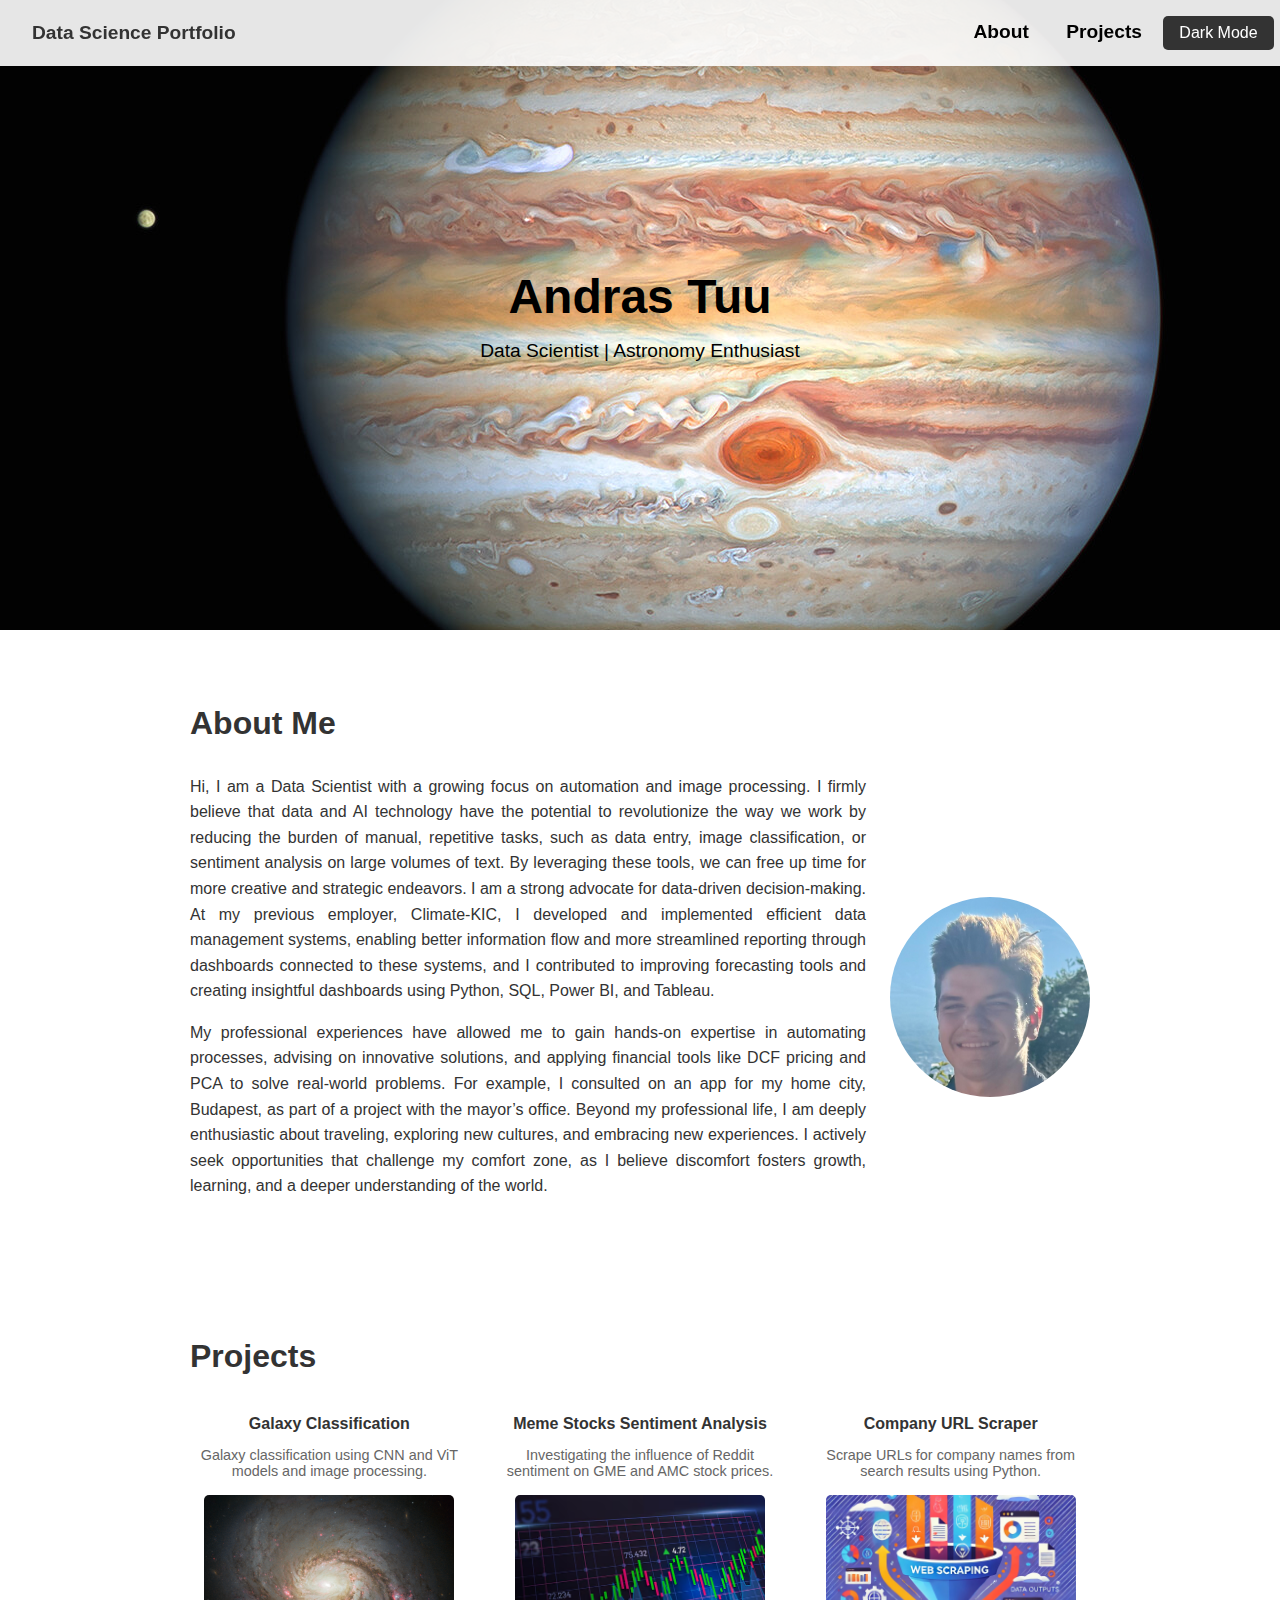
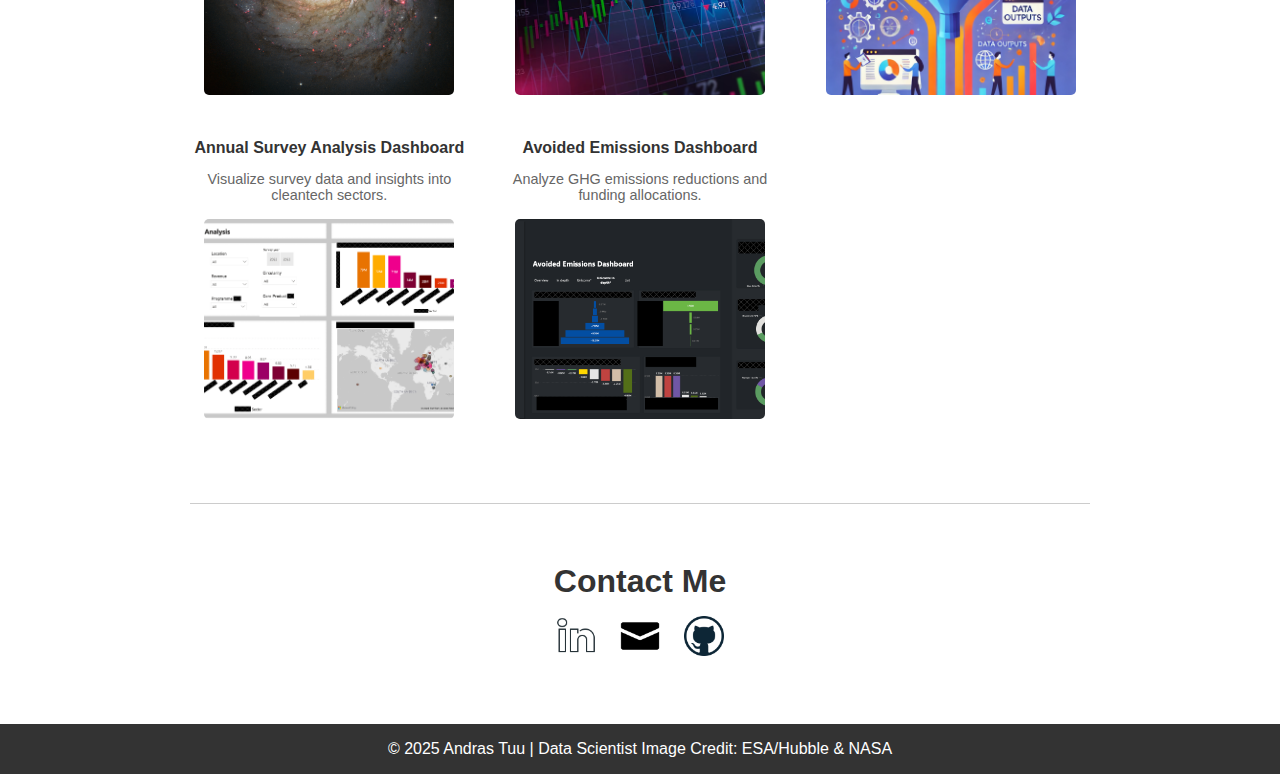
<file: index.html>
<!DOCTYPE html>
<html lang="en">

<head>
    <meta charset="UTF-8">
    <meta name="viewport" content="width=device-width, initial-scale=1.0">
    <title>Portfolio</title>
    <style>
        body {
            margin: 0;
            font-family: Arial, sans-serif;
            color: #333;
            background: #fff;
        }
        .contact-links img {
        filter: invert(0); /* Default for light mode */
        transition: filter 0.3s; /* Smooth transition */
        }

        body.dark .contact-links img {
            filter: invert(1); /* Inverts colors for dark mode */
        }

        nav {
            position: fixed;
            top: 0;
            width: 97%;
            background: rgba(255, 255, 255, 0.9);
            padding: 1rem 2rem;
            display: flex;
            justify-content: space-between;
            align-items: center;
            z-index: 1000;
        }

        nav div {
            font-weight: bold;
            font-size: 1.2rem;
        }

        nav a {
            text-decoration: none;
            margin: 0 1rem;
            color: black;
            font-weight: bold;
        }

        nav a:hover {
            color: #007BFF;
        }

        .toggle-btn {
            padding: 0.5rem 1rem;
            border: none;
            background: #333;
            color: #fff;
            border-radius: 5px;
            cursor: pointer;
            font-size: 1rem;
            margin-left: auto; /* Ensure it aligns properly */
        }


        .landing {
            display: flex;
            flex-direction: column;
            justify-content: center;
            align-items: center;
            height: 70vh;
            background: #f4f4f4; /* Default fallback */
            color: black;
            text-align: center;
        }

        .landing h1 {
            font-size: 3rem;
            margin: 0.5rem 0;
        }

        .landing p {
            font-size: 1.2rem;
            margin: 0.5rem 0;
        }

        #about {
            display: flex;
            flex-direction: row;
            align-items: center;
            max-width: 900px;
            margin: 3rem auto;
            text-align: left;
        }

        #about .about-content {
            display: flex;
            flex-direction: column;
            max-width: 700px;
        }

        #about h2 {
            margin-bottom: 1rem;
            font-size: 2rem;
            text-align: left;
        }

        #about img {
            width: 200px;
            height: 200px;
            border-radius: 50%;
            margin-left: 1.5rem;
            object-fit: cover;
            flex-shrink: 0;
            align-self: center;
            transform: translateY(25%);
        }

        #about .about-text {
            line-height: 1.6;
            text-align: justify;
            font-weight: normal; /* Make all text normal weight */
        }

        #about .about-text b {
            font-weight: bold; /* Keep only specific titles bold */
        }

        #projects {
            max-width: 900px;
            margin: 0 auto;
            padding: 3rem 0;
            text-align: left;
        }

        #projects h2 {
            margin-bottom: 2rem;
            font-size: 2rem;
            text-align: left;
        }

        .portfolio-tiles {
            display: grid;
            grid-template-columns: repeat(auto-fit, minmax(250px, 1fr));
            gap: 2rem;
            justify-content: center;
        }

        .tile {
            text-align: center;
            transition: transform 0.3s, box-shadow 0.3s;
            text-decoration: none;
        }

        .tile:hover {
            transform: scale(1.05);
            box-shadow: 0 8px 15px rgba(0, 0, 0, 0.2);
        }

        .tile h3 {
            margin: 0.5rem 0 0.2rem;
            font-size: 1rem;
            color: #333;
            text-decoration: none;
        }

        .tile p {
            font-size: 0.9rem;
            color: #666;
            margin-bottom: 1rem;
        }

        .tile img {
            width: 250px; /* Set your desired width */
            height: 200px; /* Set your desired height */
            object-fit: cover; /* Ensures the images maintain aspect ratio within the defined dimensions */
            border-radius: 5px; /* Optional: keeps the rounded corners */
        }

        #contact {
            max-width: 900px;
            margin: 2rem auto;
            text-align: center;
            padding: 2rem 0;
            border-top: 1px solid #ccc;
        }

        #contact h2 {
            font-size: 2rem;
            margin-bottom: 1rem;
            text-align: center;
        }

        .contact-links {
            display: flex;
            justify-content: center;
            gap: 1.5rem;
            margin-top: 1rem;
        }

        .contact-links a {
            display: inline-block;
        }

        .contact-icon {
            width: 40px;
            height: 40px;
            transition: transform 0.3s;
        }

        .contact-icon:hover {
            transform: scale(1.2);
        }

        footer {
            background: #333;
            color: white;
            text-align: center;
            padding: 1rem;
            margin-top: 2rem;
        }

        body.dark {
            background: #121212;
            color: #f4f4f4;
        }

        body.dark nav {
            background: rgba(50, 50, 50, 0.9);
        }

        body.dark nav a {
            color: #f4f4f4;
        }

        body.dark .toggle-btn {
            background: #fff;
            color: #333;
        }

        body.dark .landing {
            background: #333;
            color: white;
        }

        body.dark #about h2,
        body.dark #about .about-text {
            color: #f4f4f4;
        }

        body.dark .tile h3,
        body.dark .tile p {
            color: #f4f4f4;
        }

        body.dark footer {
            background: #000;
        }
    </style>
</head>

<body>
    <nav>
        <div>Data Science Portfolio</div>
        <div>
            <a href="#about">About</a>
            <a href="#projects">Projects</a>
            <button class="toggle-btn" onclick="toggleTheme()">Dark Mode</button>
        </div>
    </nav>

    <section class="landing">
        <h1>Andras Tuu</h1>
        <p>Data Scientist | Astronomy Enthusiast</p>
    </section>

    <section id="about">
        <div class="about-content">
            <h2>About Me</h2>
            <div class="about-text">
                <p>
                    Hi, I am a Data Scientist with a growing focus on automation and image processing. I firmly believe that data and AI technology have the potential to revolutionize the way we work by reducing the burden of manual, repetitive tasks, such as data entry, image classification, or sentiment analysis on large volumes of text. By leveraging these tools, we can free up time for more creative and strategic endeavors.
                    I am a strong advocate for data-driven decision-making. At my previous employer, Climate-KIC, I developed and implemented efficient data management systems, enabling better information flow and more streamlined reporting through dashboards connected to these systems, and I contributed to improving forecasting tools and creating insightful dashboards using Python, SQL, Power BI, and Tableau.
                <p>
                <p>    
                    My professional experiences have allowed me to gain hands-on expertise in automating processes, advising on innovative solutions, and applying financial tools like DCF pricing and PCA to solve real-world problems. For example, I consulted on an app for my home city, Budapest, as part of a project with the mayor’s office.
                    Beyond my professional life, I am deeply enthusiastic about traveling, exploring new cultures, and embracing new experiences. I actively seek opportunities that challenge my comfort zone, as I believe discomfort fosters growth, learning, and a deeper understanding of the world.
                <p> 
            </div>
        </div>
        <img src="images/profile.png" alt="Profile Picture">
    </section>

    <section id="projects">
        <h2>Projects</h2>
        <div class="portfolio-tiles">
            <a href="masters-thesis.html" class="tile">
                <h3>Galaxy Classification</h3>
                <p>Galaxy classification using CNN and ViT models and image processing.</p>
                <img src="images/galaxy-classification.png" alt="Galaxy Classification Project">
            </a>
            <a href="bachelors-thesis.html" class="tile">
                <h3>Meme Stocks Sentiment Analysis</h3>
                <p>Investigating the influence of Reddit sentiment on GME and AMC stock prices.</p>
                <img src="images/stockmarket.png" alt="Bachelor’s Thesis Project">
            </a>
            <a href="url-scraper.html" class="tile">
                <h3>Company URL Scraper</h3>
                <p>Scrape URLs for company names from search results using Python.</p>
                <img src="images/scraper2.png" alt="Company URL Scraper">
            </a>
            <a href="annualsurvey.html" class="tile">
                <h3>Annual Survey Analysis Dashboard</h3>
                <p>Visualize survey data and insights into cleantech sectors.</p>
                <img src="images/image1.png" alt="Annual Survey Analysis Dashboard">
            </a>
            <a href="avoided-emissions.html" class="tile">
                <h3>Avoided Emissions Dashboard</h3>
                <p>Analyze GHG emissions reductions and funding allocations.</p>
                <img src="images/avoideddb1.png" alt="Avoided Emissions Dashboard">
            </a>
        </div>
    </section>

    <section id="contact">
        <h2>Contact Me</h2>
        <div class="contact-links">
            <a href="https://www.linkedin.com/in/andrás-tűű-99a0b61bb" target="_blank">
                <img src="images/linkedin.png" alt="LinkedIn" class="contact-icon">
            </a>
            <a href="mailto:tuci60@gmail.com">
                <img src="images/email.png" alt="Email" class="contact-icon">
            </a>
            <a href="https://github.com/andrastuu" target="_blank">
                <img src="images/github.png" alt="GitHub" class="contact-icon">
            </a>
        </div>
    </section>

    <footer>
        &copy; 2025 Andras Tuu | Data Scientist
    </a>
        Image Credit: ESA/Hubble & NASA
    </a>
    </footer>

    <script>
        // Random Background Script
        const images = ['images/space1.jpg', 'images/space3.jpg', 'images/space4.jpg'];
        const landing = document.querySelector('.landing');
        const randomImage = images[Math.floor(Math.random() * images.length)];
        landing.style.background = `url('${randomImage}') no-repeat center center/cover`;

        // Dark Mode Toggle Script
        function toggleTheme() {
            document.body.classList.toggle("dark");
            const button = document.querySelector(".toggle-btn");
            button.textContent = document.body.classList.contains("dark")
                ? "Light Mode"
                : "Dark Mode";
        }
    </script>
</body>

</html>
</file>
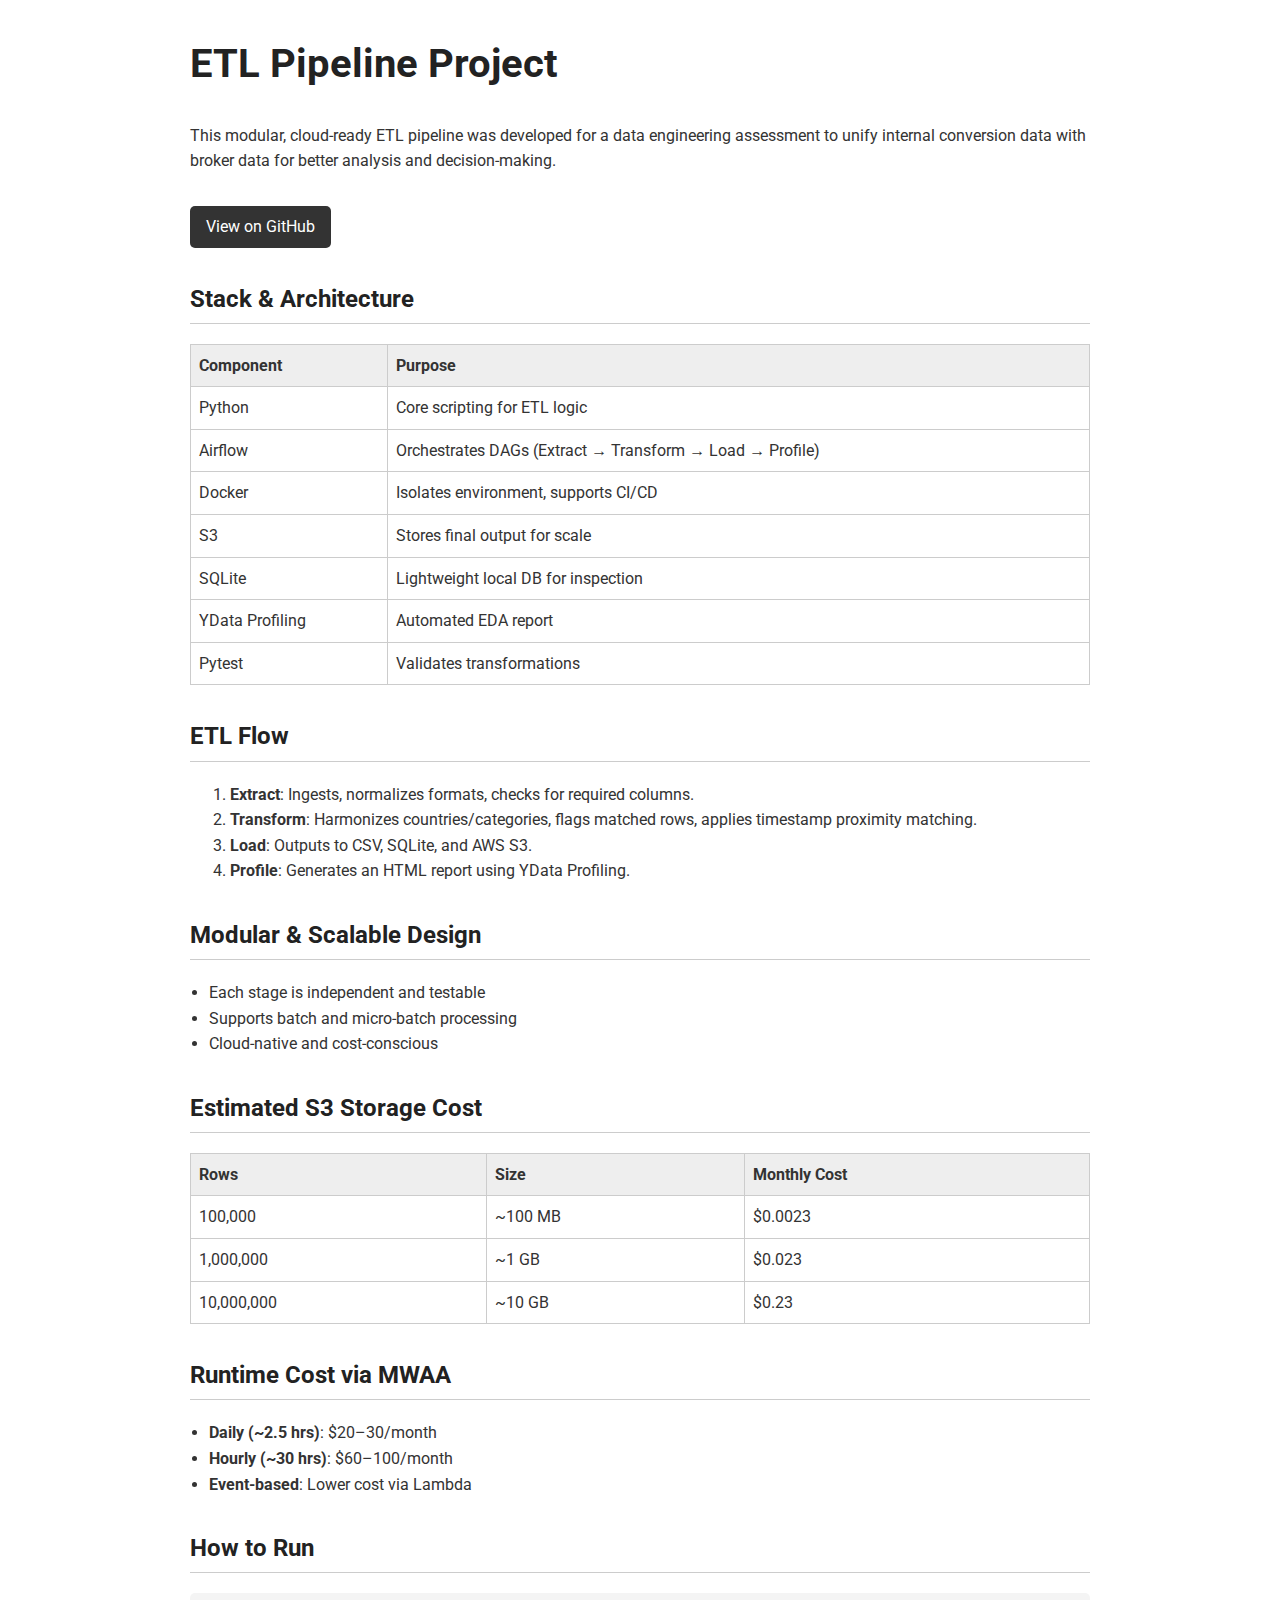
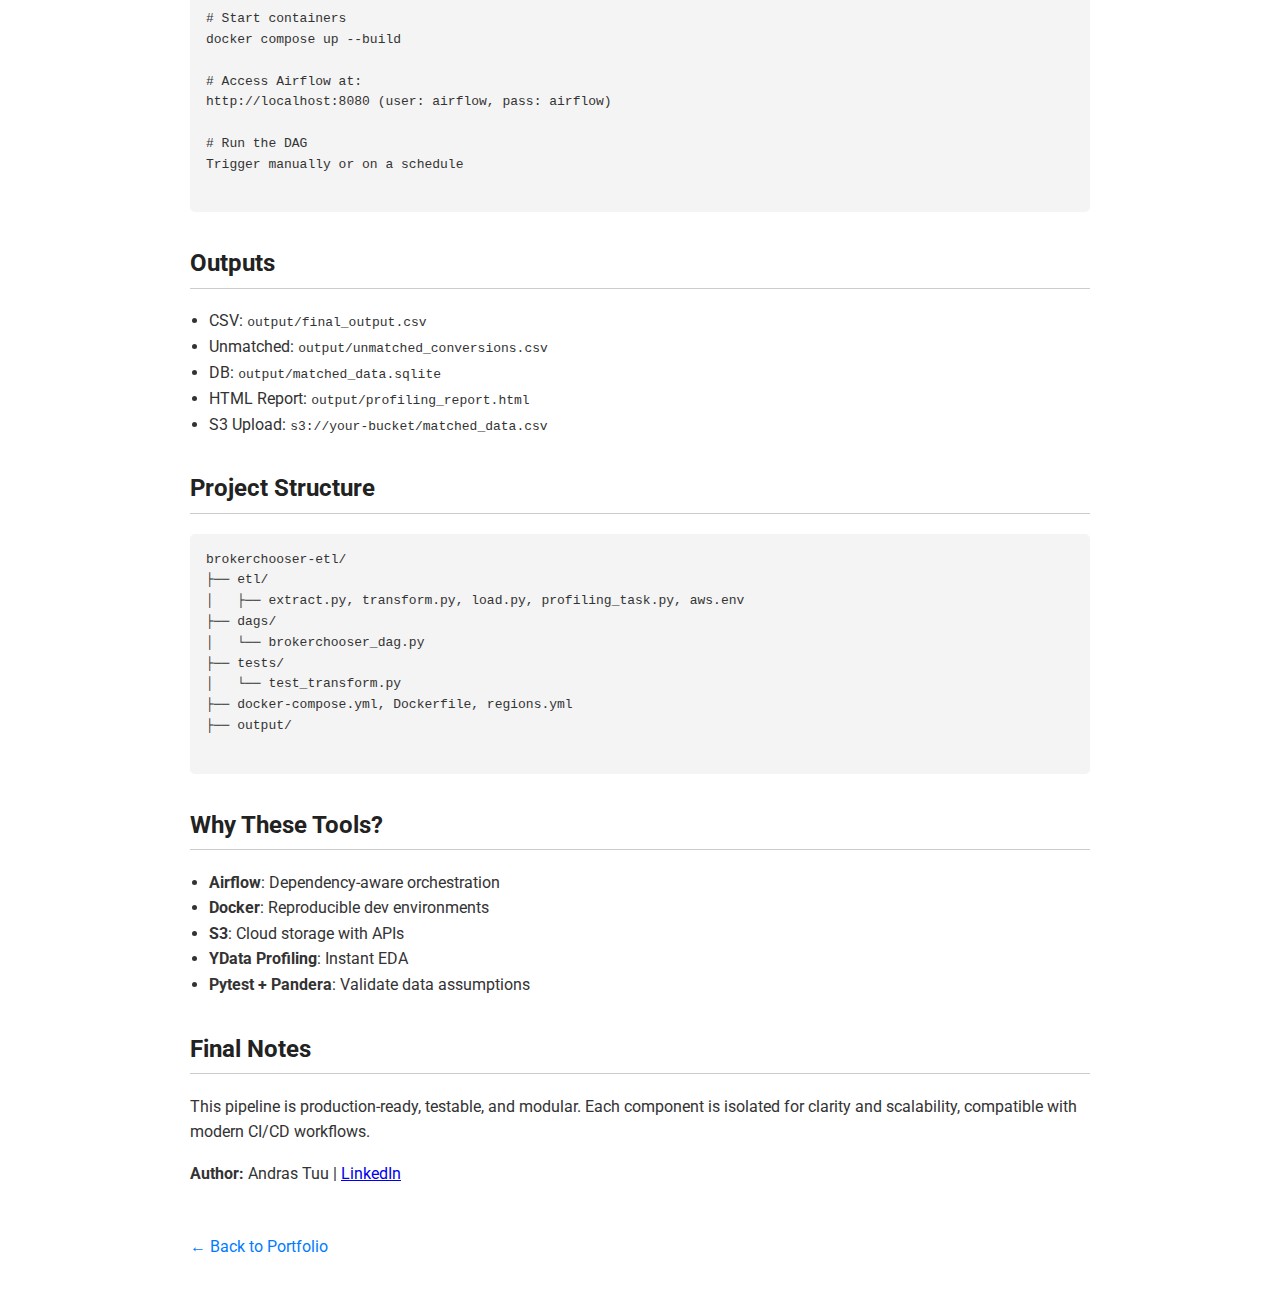
<file: etl-pipeline.html>
<!DOCTYPE html>
<html lang="en">
<head>
  <meta charset="UTF-8" />
  <meta name="viewport" content="width=device-width, initial-scale=1.0"/>
  <title>ETL Pipeline Project</title>
  <link href="https://fonts.googleapis.com/css2?family=Roboto:wght@400;500;700&display=swap" rel="stylesheet">
  <style>
    body {
      font-family: 'Roboto', sans-serif;
      line-height: 1.6;
      max-width: 900px;
      margin: 2rem auto;
      padding: 0 1rem;
      color: #333;
    }
    h1, h2 {
      color: #222;
    }
    h1 {
      font-size: 2.5rem;
    }
    h2 {
      margin-top: 2rem;
      font-size: 1.5rem;
      border-bottom: 1px solid #ccc;
      padding-bottom: 0.3rem;
    }
    ul {
      padding-left: 1.2rem;
    }
    pre {
      background: #f4f4f4;
      padding: 1rem;
      overflow-x: auto;
      border-radius: 5px;
    }
    .github-link {
      display: inline-block;
      background: #333;
      color: white;
      padding: 0.5rem 1rem;
      text-decoration: none;
      margin-top: 1rem;
      border-radius: 5px;
    }
    .github-link:hover {
      background: #555;
    }
    .back-link {
      display: inline-block;
      margin-top: 2rem;
      text-decoration: none;
      color: #007BFF;
    }
    .back-link:hover {
      text-decoration: underline;
    }
    table {
      width: 100%;
      border-collapse: collapse;
      margin: 1rem 0;
    }
    table th, table td {
      border: 1px solid #ccc;
      padding: 0.5rem;
      text-align: left;
    }
    table th {
      background: #eee;
    }
  </style>
</head>
<body>
  <h1>ETL Pipeline Project</h1>
  <p>This modular, cloud-ready ETL pipeline was developed for a data engineering assessment to unify internal conversion data with broker data for better analysis and decision-making.</p>

  <a class="github-link" href="https://github.com/andrastuu/ETLpipeline" target="_blank">View on GitHub</a>

  <h2>Stack & Architecture</h2>
  <table>
    <tr><th>Component</th><th>Purpose</th></tr>
    <tr><td>Python</td><td>Core scripting for ETL logic</td></tr>
    <tr><td>Airflow</td><td>Orchestrates DAGs (Extract → Transform → Load → Profile)</td></tr>
    <tr><td>Docker</td><td>Isolates environment, supports CI/CD</td></tr>
    <tr><td>S3</td><td>Stores final output for scale</td></tr>
    <tr><td>SQLite</td><td>Lightweight local DB for inspection</td></tr>
    <tr><td>YData Profiling</td><td>Automated EDA report</td></tr>
    <tr><td>Pytest</td><td>Validates transformations</td></tr>
  </table>

  <h2>ETL Flow</h2>
  <ol>
    <li><strong>Extract</strong>: Ingests, normalizes formats, checks for required columns.</li>
    <li><strong>Transform</strong>: Harmonizes countries/categories, flags matched rows, applies timestamp proximity matching.</li>
    <li><strong>Load</strong>: Outputs to CSV, SQLite, and AWS S3.</li>
    <li><strong>Profile</strong>: Generates an HTML report using YData Profiling.</li>
  </ol>

  <h2>Modular & Scalable Design</h2>
  <ul>
    <li>Each stage is independent and testable</li>
    <li>Supports batch and micro-batch processing</li>
    <li>Cloud-native and cost-conscious</li>
  </ul>

  <h2>Estimated S3 Storage Cost</h2>
  <table>
    <tr><th>Rows</th><th>Size</th><th>Monthly Cost</th></tr>
    <tr><td>100,000</td><td>~100 MB</td><td>$0.0023</td></tr>
    <tr><td>1,000,000</td><td>~1 GB</td><td>$0.023</td></tr>
    <tr><td>10,000,000</td><td>~10 GB</td><td>$0.23</td></tr>
  </table>

  <h2>Runtime Cost via MWAA</h2>
  <ul>
    <li><strong>Daily (~2.5 hrs)</strong>: $20–30/month</li>
    <li><strong>Hourly (~30 hrs)</strong>: $60–100/month</li>
    <li><strong>Event-based</strong>: Lower cost via Lambda</li>
  </ul>

  <h2>How to Run</h2>
  <pre>
# Start containers
docker compose up --build

# Access Airflow at:
http://localhost:8080 (user: airflow, pass: airflow)

# Run the DAG
Trigger manually or on a schedule
  </pre>

  <h2>Outputs</h2>
  <ul>
    <li>CSV: <code>output/final_output.csv</code></li>
    <li>Unmatched: <code>output/unmatched_conversions.csv</code></li>
    <li>DB: <code>output/matched_data.sqlite</code></li>
    <li>HTML Report: <code>output/profiling_report.html</code></li>
    <li>S3 Upload: <code>s3://your-bucket/matched_data.csv</code></li>
  </ul>

  <h2>Project Structure</h2>
  <pre>
brokerchooser-etl/
├── etl/
│   ├── extract.py, transform.py, load.py, profiling_task.py, aws.env
├── dags/
│   └── brokerchooser_dag.py
├── tests/
│   └── test_transform.py
├── docker-compose.yml, Dockerfile, regions.yml
├── output/
  </pre>

  <h2>Why These Tools?</h2>
  <ul>
    <li><strong>Airflow</strong>: Dependency-aware orchestration</li>
    <li><strong>Docker</strong>: Reproducible dev environments</li>
    <li><strong>S3</strong>: Cloud storage with APIs</li>
    <li><strong>YData Profiling</strong>: Instant EDA</li>
    <li><strong>Pytest + Pandera</strong>: Validate data assumptions</li>
  </ul>

  <h2>Final Notes</h2>
  <p>
    This pipeline is production-ready, testable, and modular. Each component is isolated for clarity and scalability, compatible with modern CI/CD workflows.
  </p>

  <p><strong>Author:</strong> Andras Tuu | <a href="https://www.linkedin.com/in/andrás-tűű-99a0b61bb" target="_blank">LinkedIn</a></p>
  <a class="back-link" href="index.html">← Back to Portfolio</a>
</body>
</html>
</file>
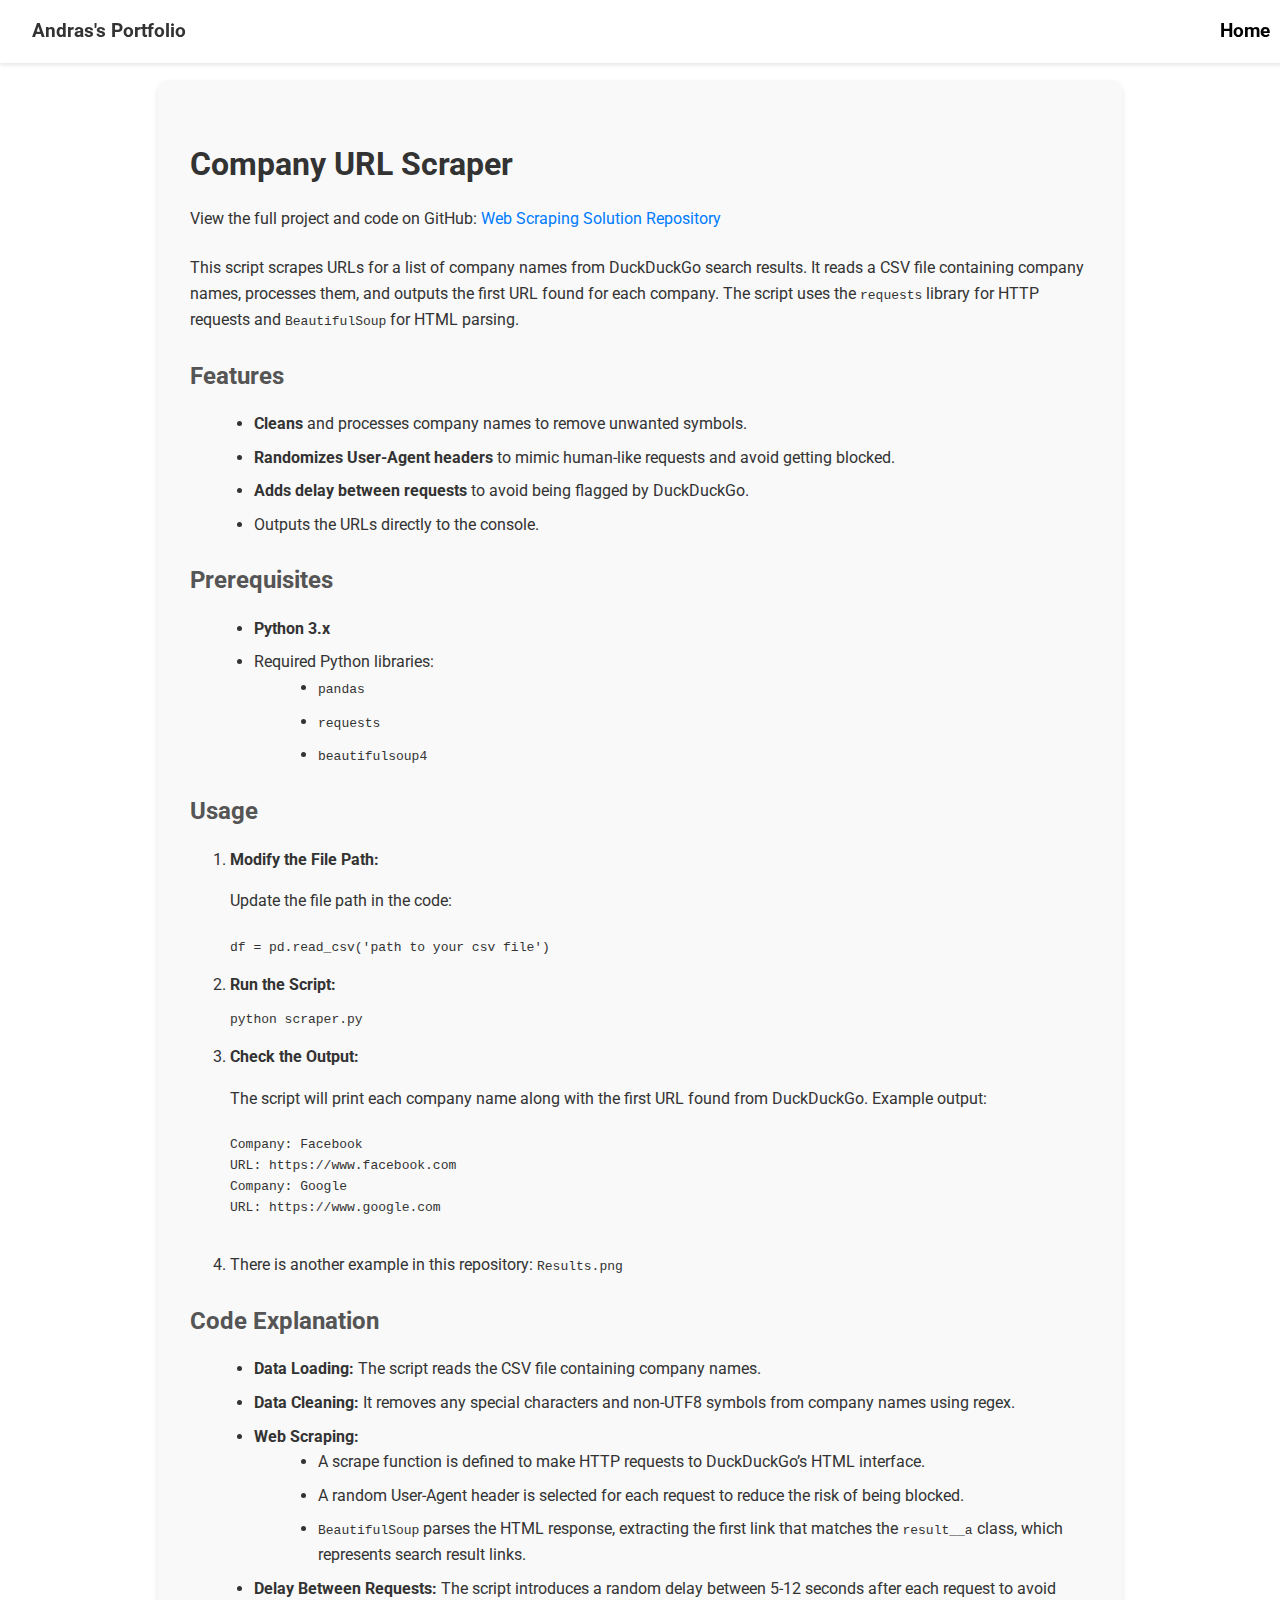
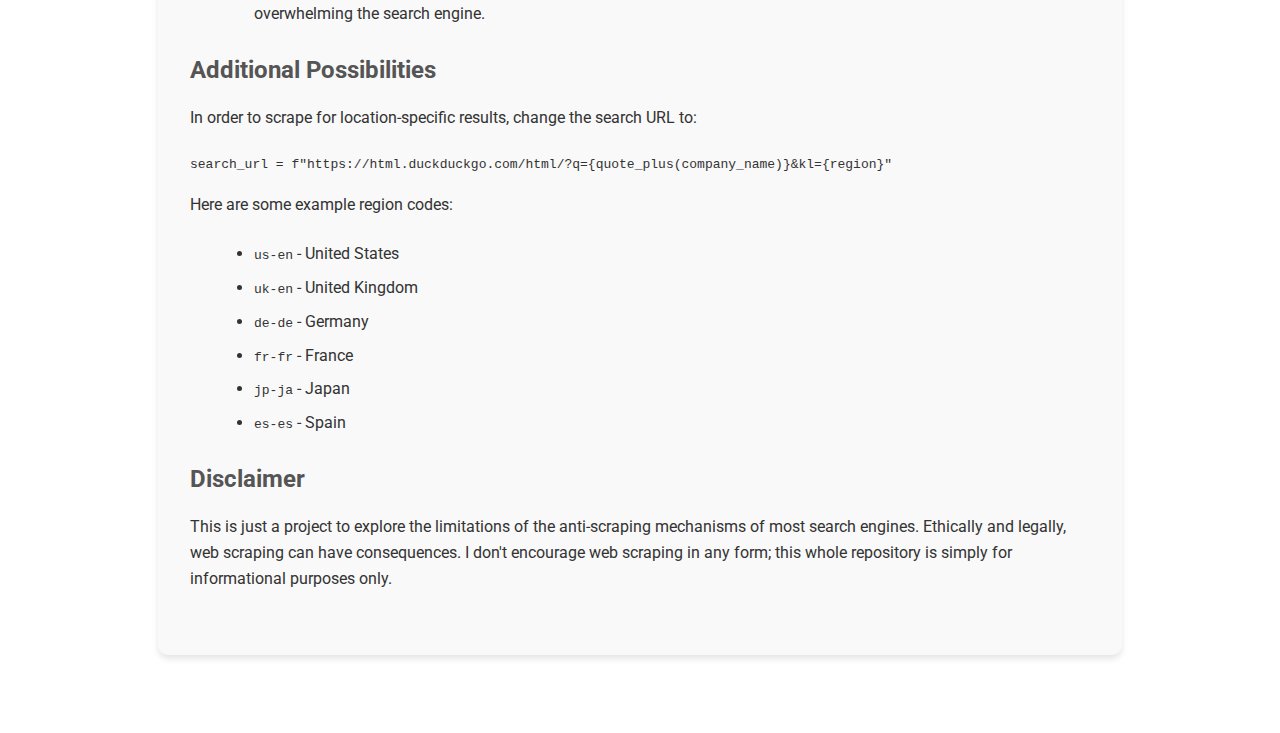
<file: url-scraper.html>
<!DOCTYPE html>
<html lang="en">
<head>
    <meta charset="UTF-8">
    <meta name="viewport" content="width=device-width, initial-scale=1.0">
    <title>Company URL Scraper</title>
    <link rel="stylesheet" href="stylessubpages.css"> <!-- Link to shared subpages stylesheet -->
    <link rel="icon" type="image/x-icon" href="images/favicon.ico">
    <link href="https://fonts.googleapis.com/css2?family=Roboto:wght@400;500;700&display=swap" rel="stylesheet">
</head>
<body>
    <nav>
        <div>Andras's Portfolio</div>
        <div>
            <a href="index.html">Home</a>
        </div>
    </nav>

    <div class="main-content">
        <section>
            <h2>Company URL Scraper</h2>
<p>View the full project and code on GitHub: <a href="https://github.com/andrastuu/webscraping-solution" target="_blank">Web Scraping Solution Repository</a></p>

            <p>This script scrapes URLs for a list of company names from DuckDuckGo search results. It reads a CSV file containing company names, processes them, and outputs the first URL found for each company. The script uses the <code>requests</code> library for HTTP requests and <code>BeautifulSoup</code> for HTML parsing.</p>

            <h3>Features</h3>
            <ul>
                <li><strong>Cleans</strong> and processes company names to remove unwanted symbols.</li>
                <li><strong>Randomizes User-Agent headers</strong> to mimic human-like requests and avoid getting blocked.</li>
                <li><strong>Adds delay between requests</strong> to avoid being flagged by DuckDuckGo.</li>
                <li>Outputs the URLs directly to the console.</li>
            </ul>

            <h3>Prerequisites</h3>
            <ul>
                <li><strong>Python 3.x</strong></li>
                <li>Required Python libraries:
                    <ul>
                        <li><code>pandas</code></li>
                        <li><code>requests</code></li>
                        <li><code>beautifulsoup4</code></li>
                    </ul>
                </li>
            </ul>

            <h3>Usage</h3>
            <ol>
                <li><strong>Modify the File Path:</strong>
                    <p>Update the file path in the code:</p>
                    <pre><code>df = pd.read_csv('path to your csv file')</code></pre>
                </li>
                <li><strong>Run the Script:</strong>
                    <pre><code>python scraper.py</code></pre>
                </li>
                <li><strong>Check the Output:</strong>
                    <p>The script will print each company name along with the first URL found from DuckDuckGo. Example output:</p>
                    <pre>
Company: Facebook
URL: https://www.facebook.com
Company: Google
URL: https://www.google.com
                    </pre>
                </li>
                <li>There is another example in this repository: <code>Results.png</code></li>
            </ol>

            <h3>Code Explanation</h3>
            <ul>
                <li><strong>Data Loading:</strong> The script reads the CSV file containing company names.</li>
                <li><strong>Data Cleaning:</strong> It removes any special characters and non-UTF8 symbols from company names using regex.</li>
                <li><strong>Web Scraping:</strong>
                    <ul>
                        <li>A scrape function is defined to make HTTP requests to DuckDuckGo’s HTML interface.</li>
                        <li>A random User-Agent header is selected for each request to reduce the risk of being blocked.</li>
                        <li><code>BeautifulSoup</code> parses the HTML response, extracting the first link that matches the <code>result__a</code> class, which represents search result links.</li>
                    </ul>
                </li>
                <li><strong>Delay Between Requests:</strong> The script introduces a random delay between 5-12 seconds after each request to avoid overwhelming the search engine.</li>
            </ul>

            <h3>Additional Possibilities</h3>
            <p>In order to scrape for location-specific results, change the search URL to:</p>
            <pre><code>search_url = f"https://html.duckduckgo.com/html/?q={quote_plus(company_name)}&kl={region}"</code></pre>
            <p>Here are some example region codes:</p>
            <ul>
                <li><code>us-en</code> - United States</li>
                <li><code>uk-en</code> - United Kingdom</li>
                <li><code>de-de</code> - Germany</li>
                <li><code>fr-fr</code> - France</li>
                <li><code>jp-ja</code> - Japan</li>
                <li><code>es-es</code> - Spain</li>
            </ul>

            <h3>Disclaimer</h3>
            <p>This is just a project to explore the limitations of the anti-scraping mechanisms of most search engines. Ethically and legally, web scraping can have consequences. I don't encourage web scraping in any form; this whole repository is simply for informational purposes only.</p>
        </section>
    </div>

    
</body>
</html>
</file>
<file: stylessubpages.css>
body {
    margin: 0;
    font-family: 'Roboto', sans-serif;
    color: #333;
    background: #fff;
    line-height: 1.6;
}

nav {
    position: fixed;
    top: 0;
    width: 98%;
    background: rgba(255, 255, 255, 0.9);
    padding: 1rem 2rem;
    display: flex;
    justify-content: space-between;
    align-items: center;
    z-index: 1000;
    box-shadow: 0 2px 4px rgba(0, 0, 0, 0.1);
}

nav div {
    font-weight: bold;
    font-size: 1.2rem;
}

nav a {
    text-decoration: none;
    margin: 0 1rem;
    color: black;
    font-weight: bold;
}

nav a:hover {
    color: #007BFF;
}

.main-content {
    max-width: 900px;
    margin: 5rem auto;
    padding: 2rem;
    background: #f9f9f9;
    border-radius: 10px;
    box-shadow: 0 4px 6px rgba(0, 0, 0, 0.1);
}

section {
    margin-bottom: 2rem;
}

h2 {
    font-size: 2rem;
    color: #333;
    margin-bottom: 1rem;
}

h3 {
    font-size: 1.5rem;
    color: #555;
    margin-bottom: 1rem;
}

h4 {
    font-size: 1.2rem;
    color: #666;
    margin-bottom: 0.5rem;
}

p {
    margin-bottom: 1.5rem;
}

ul {
    margin-left: 1.5rem;
    list-style-type: disc;
}

li {
    margin-bottom: 0.5rem;
}

img {
    width: 100%;
    max-width: 600px;
    border-radius: 5px;
    box-shadow: 0 4px 6px rgba(0, 0, 0, 0.1);
    margin-bottom: 1rem;
}

a {
    color: #007BFF;
    text-decoration: none;
}

a:hover {
    text-decoration: underline;
}

footer {
    background: #333;
    color: white;
    text-align: center;
    padding: 1rem;
    margin-top: 2rem;
}
</file>
